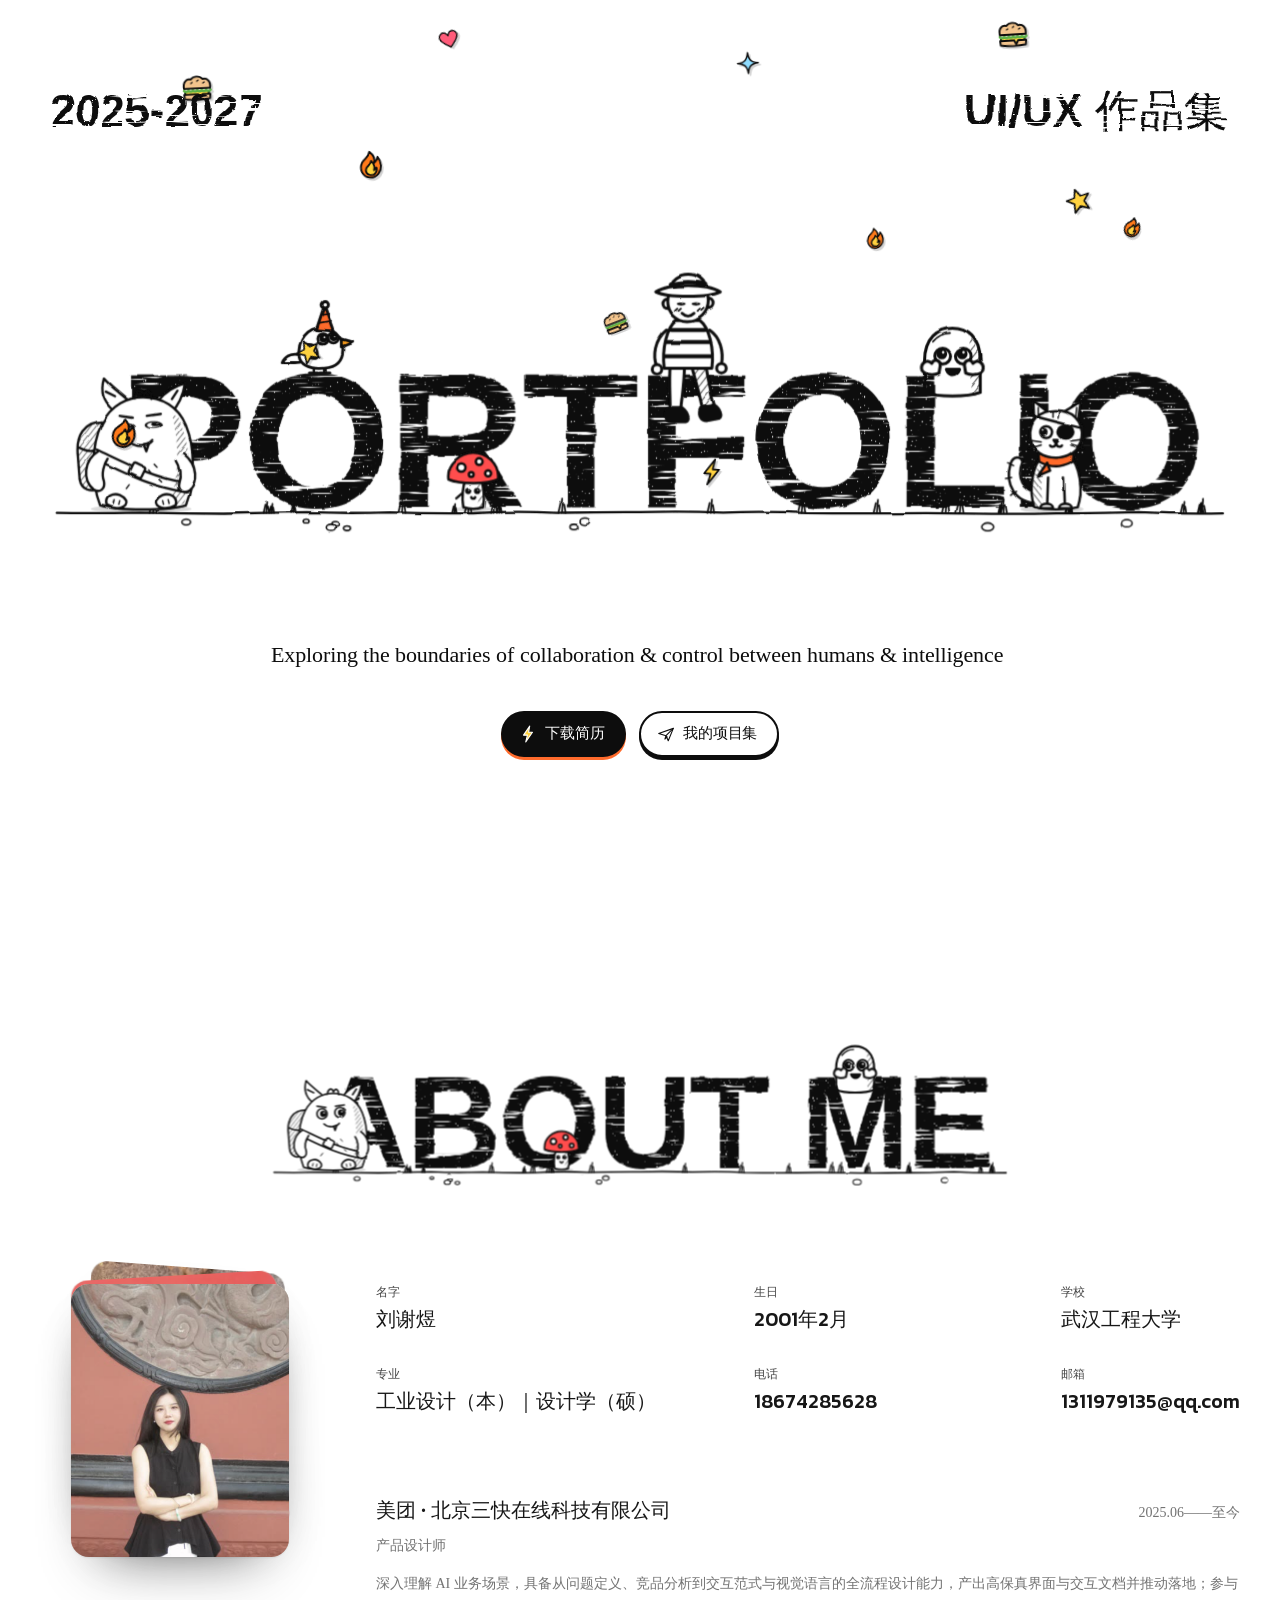
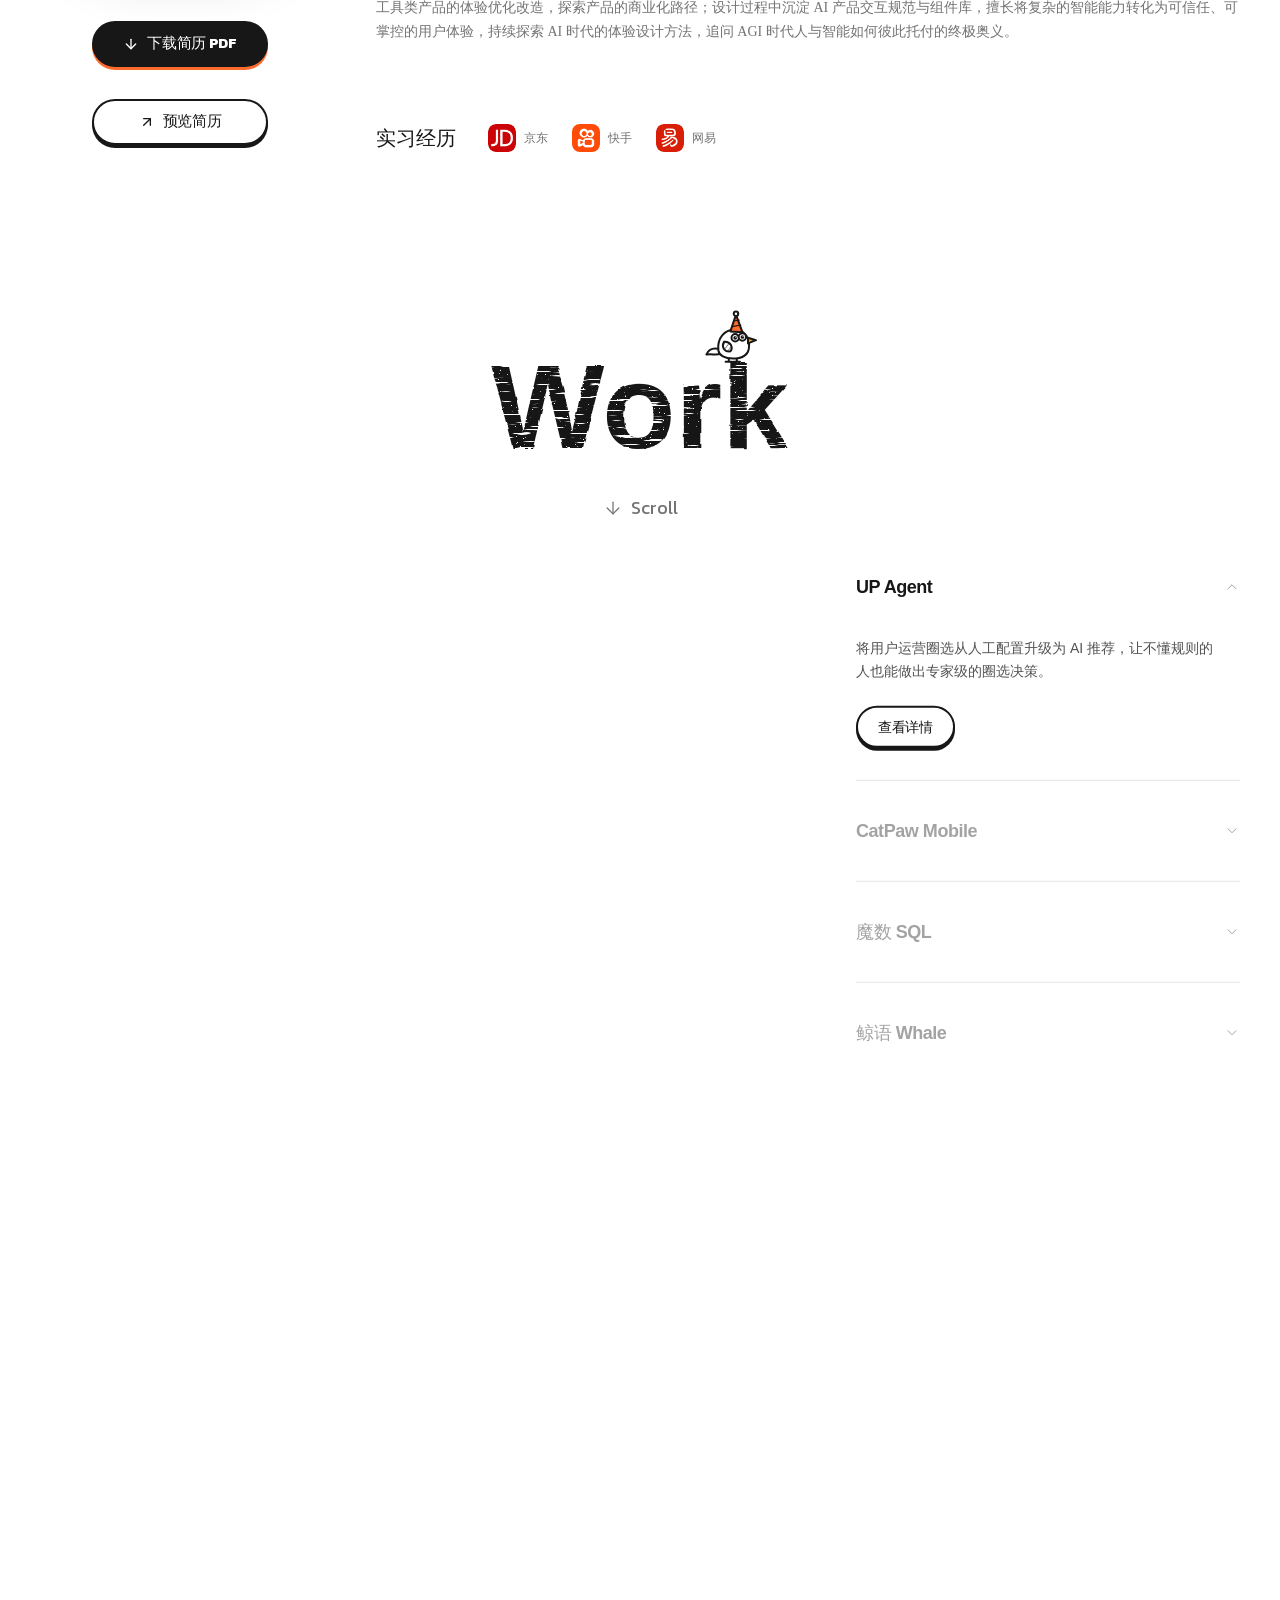
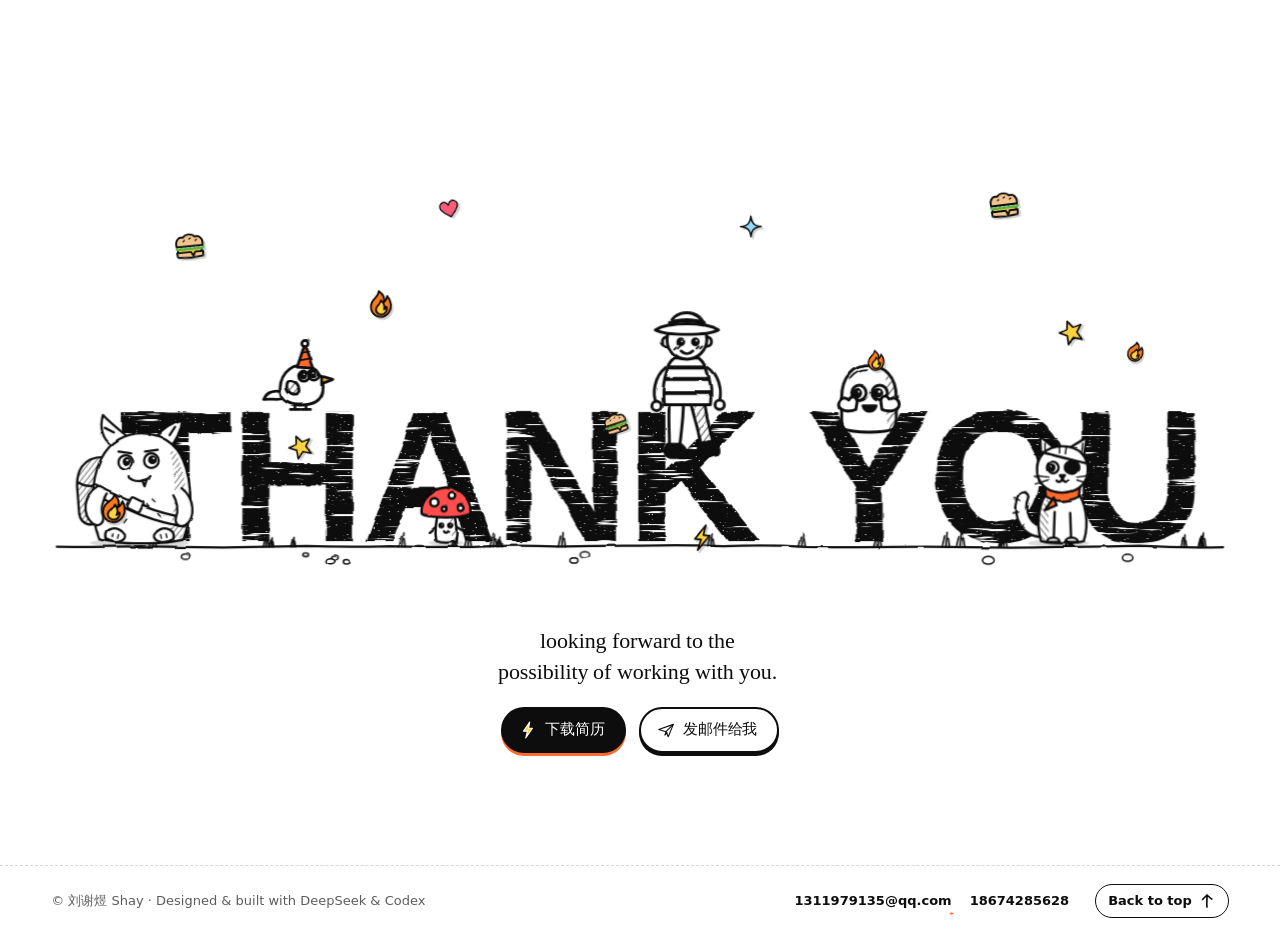
<file: index.html>
<!doctype html>
<html lang="zh-CN">
  <head>
    <meta charset="UTF-8" />
    <meta name="viewport" content="width=device-width, initial-scale=1.0" />
    <meta name="description" content="刘谢煜的个人作品集 — 产品/交互设计，the collision of thinking and aesthetic." />
    <link rel="icon" type="image/svg+xml" href="/logo.svg" />
    <title>刘谢煜 · Portfolio</title>
    <script type="module" crossorigin src="/assets/index-6O7xo4Qu.js"></script>
    <link rel="stylesheet" crossorigin href="/assets/index-BsX2udw4.css">
  </head>
  <body>
    <div id="root"></div>
  </body>
</html>
</file>
<file: assets/index-BsX2udw4.css>
*,:before,:after{--tw-border-spacing-x: 0;--tw-border-spacing-y: 0;--tw-translate-x: 0;--tw-translate-y: 0;--tw-rotate: 0;--tw-skew-x: 0;--tw-skew-y: 0;--tw-scale-x: 1;--tw-scale-y: 1;--tw-pan-x: ;--tw-pan-y: ;--tw-pinch-zoom: ;--tw-scroll-snap-strictness: proximity;--tw-gradient-from-position: ;--tw-gradient-via-position: ;--tw-gradient-to-position: ;--tw-ordinal: ;--tw-slashed-zero: ;--tw-numeric-figure: ;--tw-numeric-spacing: ;--tw-numeric-fraction: ;--tw-ring-inset: ;--tw-ring-offset-width: 0px;--tw-ring-offset-color: #fff;--tw-ring-color: rgb(59 130 246 / .5);--tw-ring-offset-shadow: 0 0 #0000;--tw-ring-shadow: 0 0 #0000;--tw-shadow: 0 0 #0000;--tw-shadow-colored: 0 0 #0000;--tw-blur: ;--tw-brightness: ;--tw-contrast: ;--tw-grayscale: ;--tw-hue-rotate: ;--tw-invert: ;--tw-saturate: ;--tw-sepia: ;--tw-drop-shadow: ;--tw-backdrop-blur: ;--tw-backdrop-brightness: ;--tw-backdrop-contrast: ;--tw-backdrop-grayscale: ;--tw-backdrop-hue-rotate: ;--tw-backdrop-invert: ;--tw-backdrop-opacity: ;--tw-backdrop-saturate: ;--tw-backdrop-sepia: ;--tw-contain-size: ;--tw-contain-layout: ;--tw-contain-paint: ;--tw-contain-style: }::backdrop{--tw-border-spacing-x: 0;--tw-border-spacing-y: 0;--tw-translate-x: 0;--tw-translate-y: 0;--tw-rotate: 0;--tw-skew-x: 0;--tw-skew-y: 0;--tw-scale-x: 1;--tw-scale-y: 1;--tw-pan-x: ;--tw-pan-y: ;--tw-pinch-zoom: ;--tw-scroll-snap-strictness: proximity;--tw-gradient-from-position: ;--tw-gradient-via-position: ;--tw-gradient-to-position: ;--tw-ordinal: ;--tw-slashed-zero: ;--tw-numeric-figure: ;--tw-numeric-spacing: ;--tw-numeric-fraction: ;--tw-ring-inset: ;--tw-ring-offset-width: 0px;--tw-ring-offset-color: #fff;--tw-ring-color: rgb(59 130 246 / .5);--tw-ring-offset-shadow: 0 0 #0000;--tw-ring-shadow: 0 0 #0000;--tw-shadow: 0 0 #0000;--tw-shadow-colored: 0 0 #0000;--tw-blur: ;--tw-brightness: ;--tw-contrast: ;--tw-grayscale: ;--tw-hue-rotate: ;--tw-invert: ;--tw-saturate: ;--tw-sepia: ;--tw-drop-shadow: ;--tw-backdrop-blur: ;--tw-backdrop-brightness: ;--tw-backdrop-contrast: ;--tw-backdrop-grayscale: ;--tw-backdrop-hue-rotate: ;--tw-backdrop-invert: ;--tw-backdrop-opacity: ;--tw-backdrop-saturate: ;--tw-backdrop-sepia: ;--tw-contain-size: ;--tw-contain-layout: ;--tw-contain-paint: ;--tw-contain-style: }*,:before,:after{box-sizing:border-box;border-width:0;border-style:solid;border-color:#e5e7eb}:before,:after{--tw-content: ""}html,:host{line-height:1.5;-webkit-text-size-adjust:100%;-moz-tab-size:4;-o-tab-size:4;tab-size:4;font-family:ui-sans-serif,system-ui,sans-serif,"Apple Color Emoji","Segoe UI Emoji",Segoe UI Symbol,"Noto Color Emoji";font-feature-settings:normal;font-variation-settings:normal;-webkit-tap-highlight-color:transparent}body{margin:0;line-height:inherit}hr{height:0;color:inherit;border-top-width:1px}abbr:where([title]){-webkit-text-decoration:underline dotted;text-decoration:underline dotted}h1,h2,h3,h4,h5,h6{font-size:inherit;font-weight:inherit}a{color:inherit;text-decoration:inherit}b,strong{font-weight:bolder}code,kbd,samp,pre{font-family:ui-monospace,SFMono-Regular,Menlo,Monaco,Consolas,Liberation Mono,Courier New,monospace;font-feature-settings:normal;font-variation-settings:normal;font-size:1em}small{font-size:80%}sub,sup{font-size:75%;line-height:0;position:relative;vertical-align:baseline}sub{bottom:-.25em}sup{top:-.5em}table{text-indent:0;border-color:inherit;border-collapse:collapse}button,input,optgroup,select,textarea{font-family:inherit;font-feature-settings:inherit;font-variation-settings:inherit;font-size:100%;font-weight:inherit;line-height:inherit;letter-spacing:inherit;color:inherit;margin:0;padding:0}button,select{text-transform:none}button,input:where([type=button]),input:where([type=reset]),input:where([type=submit]){-webkit-appearance:button;background-color:transparent;background-image:none}:-moz-focusring{outline:auto}:-moz-ui-invalid{box-shadow:none}progress{vertical-align:baseline}::-webkit-inner-spin-button,::-webkit-outer-spin-button{height:auto}[type=search]{-webkit-appearance:textfield;outline-offset:-2px}::-webkit-search-decoration{-webkit-appearance:none}::-webkit-file-upload-button{-webkit-appearance:button;font:inherit}summary{display:list-item}blockquote,dl,dd,h1,h2,h3,h4,h5,h6,hr,figure,p,pre{margin:0}fieldset{margin:0;padding:0}legend{padding:0}ol,ul,menu{list-style:none;margin:0;padding:0}dialog{padding:0}textarea{resize:vertical}input::-moz-placeholder,textarea::-moz-placeholder{opacity:1;color:#9ca3af}input::placeholder,textarea::placeholder{opacity:1;color:#9ca3af}button,[role=button]{cursor:pointer}:disabled{cursor:default}img,svg,video,canvas,audio,iframe,embed,object{display:block;vertical-align:middle}img,video{max-width:100%;height:auto}[hidden]:where(:not([hidden=until-found])){display:none}.container{width:100%}@media (min-width: 640px){.container{max-width:640px}}@media (min-width: 768px){.container{max-width:768px}}@media (min-width: 1024px){.container{max-width:1024px}}@media (min-width: 1280px){.container{max-width:1280px}}@media (min-width: 1536px){.container{max-width:1536px}}.sr-only{position:absolute;width:1px;height:1px;padding:0;margin:-1px;overflow:hidden;clip:rect(0,0,0,0);white-space:nowrap;border-width:0}.pointer-events-none{pointer-events:none}.pointer-events-auto{pointer-events:auto}.visible{visibility:visible}.fixed{position:fixed}.absolute{position:absolute}.relative{position:relative}.sticky{position:sticky}.inset-0{top:0;right:0;bottom:0;left:0}.inset-x-0{left:0;right:0}.left-0{left:0}.left-1\/2{left:50%}.right-4{right:1rem}.top-0{top:0}.top-1\/2{top:50%}.top-4{top:1rem}.top-\[7vh\]{top:7vh}.isolate{isolation:isolate}.z-10{z-index:10}.z-20{z-index:20}.z-30{z-index:30}.z-40{z-index:40}.z-\[100\]{z-index:100}.m-0{margin:0}.mx-auto{margin-left:auto;margin-right:auto}.ml-auto{margin-left:auto}.mt-1{margin-top:.25rem}.mt-20{margin-top:5rem}.mt-24{margin-top:6rem}.mt-3{margin-top:.75rem}.mt-4{margin-top:1rem}.mt-5{margin-top:1.25rem}.mt-6{margin-top:1.5rem}.mt-auto{margin-top:auto}.block{display:block}.inline-block{display:inline-block}.inline{display:inline}.flex{display:flex}.inline-flex{display:inline-flex}.grid{display:grid}.contents{display:contents}.hidden{display:none}.aspect-video{aspect-ratio:16 / 9}.h-4{height:1rem}.h-5{height:1.25rem}.h-7{height:1.75rem}.h-8{height:2rem}.h-\[42px\]{height:42px}.h-\[46px\]{height:46px}.h-full{height:100%}.h-screen{height:100vh}.min-h-screen{min-height:100vh}.w-4{width:1rem}.w-44{width:11rem}.w-48{width:12rem}.w-5{width:1.25rem}.w-7{width:1.75rem}.w-8{width:2rem}.w-\[240px\]{width:240px}.w-\[320px\]{width:320px}.w-\[80\%\]{width:80%}.w-\[min\(320px\,44vw\)\]{width:min(320px,44vw)}.w-\[min\(320px\,86vw\)\]{width:min(320px,86vw)}.w-\[min\(440px\,30vw\)\]{width:min(440px,30vw)}.w-\[min\(740px\,84vw\)\]{width:min(740px,84vw)}.w-full{width:100%}.min-w-0{min-width:0px}.max-w-7xl{max-width:80rem}.max-w-\[1200px\]{max-width:1200px}.max-w-\[160px\]{max-width:160px}.shrink-0{flex-shrink:0}.-translate-x-1\/2{--tw-translate-x: -50%;transform:translate(var(--tw-translate-x),var(--tw-translate-y)) rotate(var(--tw-rotate)) skew(var(--tw-skew-x)) skewY(var(--tw-skew-y)) scaleX(var(--tw-scale-x)) scaleY(var(--tw-scale-y))}.-translate-y-1\/2{--tw-translate-y: -50%;transform:translate(var(--tw-translate-x),var(--tw-translate-y)) rotate(var(--tw-rotate)) skew(var(--tw-skew-x)) skewY(var(--tw-skew-y)) scaleX(var(--tw-scale-x)) scaleY(var(--tw-scale-y))}.-translate-y-2{--tw-translate-y: -.5rem;transform:translate(var(--tw-translate-x),var(--tw-translate-y)) rotate(var(--tw-rotate)) skew(var(--tw-skew-x)) skewY(var(--tw-skew-y)) scaleX(var(--tw-scale-x)) scaleY(var(--tw-scale-y))}.-translate-y-8{--tw-translate-y: -2rem;transform:translate(var(--tw-translate-x),var(--tw-translate-y)) rotate(var(--tw-rotate)) skew(var(--tw-skew-x)) skewY(var(--tw-skew-y)) scaleX(var(--tw-scale-x)) scaleY(var(--tw-scale-y))}.rotate-180{--tw-rotate: 180deg;transform:translate(var(--tw-translate-x),var(--tw-translate-y)) rotate(var(--tw-rotate)) skew(var(--tw-skew-x)) skewY(var(--tw-skew-y)) scaleX(var(--tw-scale-x)) scaleY(var(--tw-scale-y))}.scale-100{--tw-scale-x: 1;--tw-scale-y: 1;transform:translate(var(--tw-translate-x),var(--tw-translate-y)) rotate(var(--tw-rotate)) skew(var(--tw-skew-x)) skewY(var(--tw-skew-y)) scaleX(var(--tw-scale-x)) scaleY(var(--tw-scale-y))}.scale-105{--tw-scale-x: 1.05;--tw-scale-y: 1.05;transform:translate(var(--tw-translate-x),var(--tw-translate-y)) rotate(var(--tw-rotate)) skew(var(--tw-skew-x)) skewY(var(--tw-skew-y)) scaleX(var(--tw-scale-x)) scaleY(var(--tw-scale-y))}.scale-125{--tw-scale-x: 1.25;--tw-scale-y: 1.25;transform:translate(var(--tw-translate-x),var(--tw-translate-y)) rotate(var(--tw-rotate)) skew(var(--tw-skew-x)) skewY(var(--tw-skew-y)) scaleX(var(--tw-scale-x)) scaleY(var(--tw-scale-y))}.transform{transform:translate(var(--tw-translate-x),var(--tw-translate-y)) rotate(var(--tw-rotate)) skew(var(--tw-skew-x)) skewY(var(--tw-skew-y)) scaleX(var(--tw-scale-x)) scaleY(var(--tw-scale-y))}.cursor-pointer{cursor:pointer}.select-none{-webkit-user-select:none;-moz-user-select:none;user-select:none}.resize{resize:both}.list-none{list-style-type:none}.grid-cols-2{grid-template-columns:repeat(2,minmax(0,1fr))}.grid-rows-\[0fr\]{grid-template-rows:0fr}.grid-rows-\[1fr\]{grid-template-rows:1fr}.flex-col{flex-direction:column}.flex-wrap{flex-wrap:wrap}.place-items-center{place-items:center}.items-end{align-items:flex-end}.items-center{align-items:center}.items-baseline{align-items:baseline}.justify-start{justify-content:flex-start}.justify-center{justify-content:center}.justify-between{justify-content:space-between}.gap-1{gap:.25rem}.gap-14{gap:3.5rem}.gap-16{gap:4rem}.gap-2{gap:.5rem}.gap-3{gap:.75rem}.gap-4{gap:1rem}.gap-6{gap:1.5rem}.gap-8{gap:2rem}.gap-x-6{-moz-column-gap:1.5rem;column-gap:1.5rem}.gap-x-8{-moz-column-gap:2rem;column-gap:2rem}.gap-y-2{row-gap:.5rem}.gap-y-4{row-gap:1rem}.gap-y-8{row-gap:2rem}.overflow-hidden{overflow:hidden}.whitespace-nowrap{white-space:nowrap}.whitespace-pre{white-space:pre}.rounded-2xl{border-radius:1rem}.rounded-3xl{border-radius:1.5rem}.rounded-\[8px\]{border-radius:8px}.rounded-full{border-radius:9999px}.rounded-xl{border-radius:.75rem}.border{border-width:1px}.border-2{border-width:2px}.border-b{border-bottom-width:1px}.border-\[\#35224A\]{--tw-border-opacity: 1;border-color:rgb(53 34 74 / var(--tw-border-opacity, 1))}.border-\[\#7C3AED\]{--tw-border-opacity: 1;border-color:rgb(124 58 237 / var(--tw-border-opacity, 1))}.border-\[\#7C3AED\]\/15{border-color:#7c3aed26}.border-black{--tw-border-opacity: 1;border-color:rgb(0 0 0 / var(--tw-border-opacity, 1))}.border-black\/\[0\.08\]{border-color:#00000014}.border-neutral-200{--tw-border-opacity: 1;border-color:rgb(229 229 229 / var(--tw-border-opacity, 1))}.border-neutral-900{--tw-border-opacity: 1;border-color:rgb(23 23 23 / var(--tw-border-opacity, 1))}.bg-\[\#35224A\]\/20{background-color:#35224a33}.bg-neutral-900{--tw-bg-opacity: 1;background-color:rgb(23 23 23 / var(--tw-bg-opacity, 1))}.bg-white{--tw-bg-opacity: 1;background-color:rgb(255 255 255 / var(--tw-bg-opacity, 1))}.bg-white\/90{background-color:#ffffffe6}.object-contain{-o-object-fit:contain;object-fit:contain}.object-cover{-o-object-fit:cover;object-fit:cover}.p-0{padding:0}.p-6{padding:1.5rem}.p-8{padding:2rem}.px-4{padding-left:1rem;padding-right:1rem}.px-5{padding-left:1.25rem;padding-right:1.25rem}.px-6{padding-left:1.5rem;padding-right:1.5rem}.px-8{padding-left:2rem;padding-right:2rem}.px-\[24px\]{padding-left:24px;padding-right:24px}.py-1\.5{padding-top:.375rem;padding-bottom:.375rem}.py-10{padding-top:2.5rem;padding-bottom:2.5rem}.py-2{padding-top:.5rem;padding-bottom:.5rem}.py-20{padding-top:5rem;padding-bottom:5rem}.py-3{padding-top:.75rem;padding-bottom:.75rem}.py-4{padding-top:1rem;padding-bottom:1rem}.py-9{padding-top:2.25rem;padding-bottom:2.25rem}.pb-6{padding-bottom:1.5rem}.pb-7{padding-bottom:1.75rem}.pb-8{padding-bottom:2rem}.pr-6{padding-right:1.5rem}.pt-6{padding-top:1.5rem}.text-left{text-align:left}.text-center{text-align:center}.text-right{text-align:right}.font-\[\'PingFang_SC\'\]{font-family:PingFang SC}.font-kanit{font-family:Kanit,sans-serif}.text-\[12px\]{font-size:12px}.text-\[14\.5px\]{font-size:14.5px}.text-\[14px\]{font-size:14px}.text-\[14vw\]{font-size:14vw}.text-\[20px\]{font-size:20px}.text-lg{font-size:1.125rem;line-height:1.75rem}.text-sm{font-size:.875rem;line-height:1.25rem}.text-xl{font-size:1.25rem;line-height:1.75rem}.text-xs{font-size:.75rem;line-height:1rem}.font-black{font-weight:900}.font-bold{font-weight:700}.font-light{font-weight:300}.font-medium{font-weight:500}.font-normal{font-weight:400}.font-semibold{font-weight:600}.uppercase{text-transform:uppercase}.leading-5{line-height:1.25rem}.leading-6{line-height:1.5rem}.leading-7{line-height:1.75rem}.leading-none{line-height:1}.leading-relaxed{line-height:1.625}.leading-snug{line-height:1.375}.tracking-\[0\.2em\]{letter-spacing:.2em}.tracking-normal{letter-spacing:0em}.tracking-tight{letter-spacing:-.025em}.tracking-wide{letter-spacing:.025em}.tracking-wider{letter-spacing:.05em}.tracking-widest{letter-spacing:.1em}.text-\[\#312E81\]{--tw-text-opacity: 1;color:rgb(49 46 129 / var(--tw-text-opacity, 1))}.text-\[\#35224A\]{--tw-text-opacity: 1;color:rgb(53 34 74 / var(--tw-text-opacity, 1))}.text-\[\#57457A\]{--tw-text-opacity: 1;color:rgb(87 69 122 / var(--tw-text-opacity, 1))}.text-\[\#7C3AED\]{--tw-text-opacity: 1;color:rgb(124 58 237 / var(--tw-text-opacity, 1))}.text-black{--tw-text-opacity: 1;color:rgb(0 0 0 / var(--tw-text-opacity, 1))}.text-neutral-400{--tw-text-opacity: 1;color:rgb(163 163 163 / var(--tw-text-opacity, 1))}.text-neutral-500{--tw-text-opacity: 1;color:rgb(115 115 115 / var(--tw-text-opacity, 1))}.text-neutral-600{--tw-text-opacity: 1;color:rgb(82 82 82 / var(--tw-text-opacity, 1))}.text-neutral-900{--tw-text-opacity: 1;color:rgb(23 23 23 / var(--tw-text-opacity, 1))}.text-neutral-900\/80{color:#171717cc}.text-white{--tw-text-opacity: 1;color:rgb(255 255 255 / var(--tw-text-opacity, 1))}.underline{text-decoration-line:underline}.antialiased{-webkit-font-smoothing:antialiased;-moz-osx-font-smoothing:grayscale}.opacity-0{opacity:0}.opacity-100{opacity:1}.opacity-40{opacity:.4}.opacity-50{opacity:.5}.shadow-2xl{--tw-shadow: 0 25px 50px -12px rgb(0 0 0 / .25);--tw-shadow-colored: 0 25px 50px -12px var(--tw-shadow-color);box-shadow:var(--tw-ring-offset-shadow, 0 0 #0000),var(--tw-ring-shadow, 0 0 #0000),var(--tw-shadow)}.shadow-\[0_3px_0_\#171717\]{--tw-shadow: 0 3px 0 #171717;--tw-shadow-colored: 0 3px 0 var(--tw-shadow-color);box-shadow:var(--tw-ring-offset-shadow, 0 0 #0000),var(--tw-ring-shadow, 0 0 #0000),var(--tw-shadow)}.shadow-\[0_3px_0_\#ff6b2c\]{--tw-shadow: 0 3px 0 #ff6b2c;--tw-shadow-colored: 0 3px 0 var(--tw-shadow-color);box-shadow:var(--tw-ring-offset-shadow, 0 0 #0000),var(--tw-ring-shadow, 0 0 #0000),var(--tw-shadow)}.shadow-lg{--tw-shadow: 0 10px 15px -3px rgb(0 0 0 / .1), 0 4px 6px -4px rgb(0 0 0 / .1);--tw-shadow-colored: 0 10px 15px -3px var(--tw-shadow-color), 0 4px 6px -4px var(--tw-shadow-color);box-shadow:var(--tw-ring-offset-shadow, 0 0 #0000),var(--tw-ring-shadow, 0 0 #0000),var(--tw-shadow)}.shadow-black\/\[0\.025\]{--tw-shadow-color: rgb(0 0 0 / .025);--tw-shadow: var(--tw-shadow-colored)}.outline-none{outline:2px solid transparent;outline-offset:2px}.outline{outline-style:solid}.blur{--tw-blur: blur(8px);filter:var(--tw-blur) var(--tw-brightness) var(--tw-contrast) var(--tw-grayscale) var(--tw-hue-rotate) var(--tw-invert) var(--tw-saturate) var(--tw-sepia) var(--tw-drop-shadow)}.blur-0{--tw-blur: blur(0);filter:var(--tw-blur) var(--tw-brightness) var(--tw-contrast) var(--tw-grayscale) var(--tw-hue-rotate) var(--tw-invert) var(--tw-saturate) var(--tw-sepia) var(--tw-drop-shadow)}.blur-\[2px\]{--tw-blur: blur(2px);filter:var(--tw-blur) var(--tw-brightness) var(--tw-contrast) var(--tw-grayscale) var(--tw-hue-rotate) var(--tw-invert) var(--tw-saturate) var(--tw-sepia) var(--tw-drop-shadow)}.grayscale{--tw-grayscale: grayscale(100%);filter:var(--tw-blur) var(--tw-brightness) var(--tw-contrast) var(--tw-grayscale) var(--tw-hue-rotate) var(--tw-invert) var(--tw-saturate) var(--tw-sepia) var(--tw-drop-shadow)}.filter{filter:var(--tw-blur) var(--tw-brightness) var(--tw-contrast) var(--tw-grayscale) var(--tw-hue-rotate) var(--tw-invert) var(--tw-saturate) var(--tw-sepia) var(--tw-drop-shadow)}.backdrop-blur-md{--tw-backdrop-blur: blur(12px);-webkit-backdrop-filter:var(--tw-backdrop-blur) var(--tw-backdrop-brightness) var(--tw-backdrop-contrast) var(--tw-backdrop-grayscale) var(--tw-backdrop-hue-rotate) var(--tw-backdrop-invert) var(--tw-backdrop-opacity) var(--tw-backdrop-saturate) var(--tw-backdrop-sepia);backdrop-filter:var(--tw-backdrop-blur) var(--tw-backdrop-brightness) var(--tw-backdrop-contrast) var(--tw-backdrop-grayscale) var(--tw-backdrop-hue-rotate) var(--tw-backdrop-invert) var(--tw-backdrop-opacity) var(--tw-backdrop-saturate) var(--tw-backdrop-sepia)}.backdrop-blur-sm{--tw-backdrop-blur: blur(4px);-webkit-backdrop-filter:var(--tw-backdrop-blur) var(--tw-backdrop-brightness) var(--tw-backdrop-contrast) var(--tw-backdrop-grayscale) var(--tw-backdrop-hue-rotate) var(--tw-backdrop-invert) var(--tw-backdrop-opacity) var(--tw-backdrop-saturate) var(--tw-backdrop-sepia);backdrop-filter:var(--tw-backdrop-blur) var(--tw-backdrop-brightness) var(--tw-backdrop-contrast) var(--tw-backdrop-grayscale) var(--tw-backdrop-hue-rotate) var(--tw-backdrop-invert) var(--tw-backdrop-opacity) var(--tw-backdrop-saturate) var(--tw-backdrop-sepia)}.backdrop-filter{-webkit-backdrop-filter:var(--tw-backdrop-blur) var(--tw-backdrop-brightness) var(--tw-backdrop-contrast) var(--tw-backdrop-grayscale) var(--tw-backdrop-hue-rotate) var(--tw-backdrop-invert) var(--tw-backdrop-opacity) var(--tw-backdrop-saturate) var(--tw-backdrop-sepia);backdrop-filter:var(--tw-backdrop-blur) var(--tw-backdrop-brightness) var(--tw-backdrop-contrast) var(--tw-backdrop-grayscale) var(--tw-backdrop-hue-rotate) var(--tw-backdrop-invert) var(--tw-backdrop-opacity) var(--tw-backdrop-saturate) var(--tw-backdrop-sepia)}.transition{transition-property:color,background-color,border-color,text-decoration-color,fill,stroke,opacity,box-shadow,transform,filter,backdrop-filter;transition-timing-function:cubic-bezier(.4,0,.2,1);transition-duration:.15s}.transition-all{transition-property:all;transition-timing-function:cubic-bezier(.4,0,.2,1);transition-duration:.15s}.transition-colors{transition-property:color,background-color,border-color,text-decoration-color,fill,stroke;transition-timing-function:cubic-bezier(.4,0,.2,1);transition-duration:.15s}.transition-opacity{transition-property:opacity;transition-timing-function:cubic-bezier(.4,0,.2,1);transition-duration:.15s}.transition-shadow{transition-property:box-shadow;transition-timing-function:cubic-bezier(.4,0,.2,1);transition-duration:.15s}.transition-transform{transition-property:transform;transition-timing-function:cubic-bezier(.4,0,.2,1);transition-duration:.15s}.duration-150{transition-duration:.15s}.duration-200{transition-duration:.2s}.duration-300{transition-duration:.3s}.duration-500{transition-duration:.5s}.ease-in-out{transition-timing-function:cubic-bezier(.4,0,.2,1)}.ease-out{transition-timing-function:cubic-bezier(0,0,.2,1)}.will-change-transform{will-change:transform}.hero-heading{background:linear-gradient(180deg,#8b5cf6,#35224a);-webkit-background-clip:text;background-clip:text;-webkit-text-fill-color:transparent}@font-face{font-family:Pacifico;src:url(/fonts/Pacifico-Regular.woff2) format("woff2");font-weight:400;font-style:normal;font-display:swap}@font-face{font-family:DM Sans;src:url(/fonts/DMSans-Regular.woff2) format("woff2");font-weight:400;font-style:normal;font-display:swap}@font-face{font-family:Epilogue;src:url(/fonts/Epilogue-Black.woff2) format("woff2");font-weight:900;font-style:normal;font-display:swap}@font-face{font-family:Kanit;src:url(/fonts/Kanit-300.woff2) format("woff2");font-weight:300;font-style:normal;font-display:swap}@font-face{font-family:Kanit;src:url(/fonts/Kanit-400.woff2) format("woff2");font-weight:400;font-style:normal;font-display:swap}@font-face{font-family:Kanit;src:url(/fonts/Kanit-500.woff2) format("woff2");font-weight:500;font-style:normal;font-display:swap}@font-face{font-family:Kanit;src:url(/fonts/Kanit-600.woff2) format("woff2");font-weight:600;font-style:normal;font-display:swap}@font-face{font-family:Kanit;src:url(/fonts/Kanit-700.woff2) format("woff2");font-weight:700;font-style:normal;font-display:swap}@font-face{font-family:Kanit;src:url(/fonts/Kanit-800.woff2) format("woff2");font-weight:800;font-style:normal;font-display:swap}@font-face{font-family:Kanit;src:url(/fonts/Kanit-900.woff2) format("woff2");font-weight:900;font-style:normal;font-display:swap}:root{--background:#ffffff;--foreground:#080909;font-family:DM Sans,Arial,sans-serif;font-weight:400;color:var(--foreground);background:var(--background);font-synthesis:none}*{box-sizing:border-box}body{margin:0;min-height:100vh}a{color:inherit;text-decoration:none}a:focus-visible{outline:2px solid currentColor;outline-offset:6px}.footer{position:relative;min-height:100vh;padding-top:6.54vw}.jobs{margin-left:8.65vw;width:25vw}.tag{display:inline-flex;align-items:center;border-radius:100px;background:#f7f8fa;padding:.39vw .61vw;font-size:.88vw;line-height:1.2;height:1.9vw;white-space:nowrap}.headline{font-family:Epilogue,Arial,sans-serif;font-weight:900;font-size:1.66vw;line-height:1.2;letter-spacing:0}.job-title{display:block;margin-top:1.45vw}.footer-nav{display:flex;flex-direction:column;align-items:flex-start;gap:.93vw;margin-top:1.3vw;font-size:1.075vw;line-height:1.35}.footer-nav a{color:inherit;text-decoration:none;cursor:pointer;transition:opacity .2s ease}.footer-nav a:hover{opacity:.55}@media (prefers-reduced-motion: no-preference){html{scroll-behavior:smooth}}.logo{position:absolute;left:40.33vw;top:7.7vw;width:17vw}.logo svg{display:block;width:100%;height:auto}.contact{position:absolute;left:74.3vw;top:6.54vw}.contact-links{display:flex;flex-direction:column;align-items:flex-start;margin-top:1.45vw;white-space:nowrap}.note{margin:1.05vw 0 0;font-size:.733vw;line-height:1.4;white-space:nowrap}.socials{display:flex;align-items:center;gap:1.43vw;margin-top:1.61vw}.socials span,.socials a,.socials button{display:block;width:1.71vw;height:1.71vw;color:inherit}.socials button{background:none;border:0;padding:0;cursor:pointer;transition:opacity .2s ease}.socials button:hover{opacity:.55}.socials img{display:block;width:100%;height:100%}.socials a{transition:opacity .2s ease}.socials a:hover{opacity:.55}.footer{isolation:isolate;overflow:hidden}.footer-background{position:absolute;top:0;right:0;bottom:0;left:0;z-index:-1;pointer-events:none}.footer-background video{position:absolute;top:0;right:0;bottom:0;left:0;display:block;width:100%;height:100%;-o-object-fit:cover;object-fit:cover;-o-object-position:center;object-position:center}.footer--hero:after{content:"";position:absolute;left:0;right:0;bottom:0;height:26vh;background:linear-gradient(to bottom,#fff0,#fff);pointer-events:none;z-index:0}@media (max-width:700px){:root{--background:#ffffff;background:var(--background)}body{background:var(--background)}.footer{display:flex;flex-direction:column;gap:36px;min-height:100svh;padding:40px 24px 0;background:var(--background)}.logo{position:static;order:0;align-self:flex-start;width:210px;max-width:75%;margin-bottom:4px}.jobs{order:1;margin:0;width:100%}.tag{height:30px;padding:6px 11px;font-size:14px}.headline{font-size:clamp(22px,6.3vw,30px);line-height:1.25}.job-title,.contact-links{margin-top:19px}.footer-nav{display:grid;grid-template-columns:1fr 1fr;gap:0 24px;margin-top:20px;font-size:17px;line-height:1.4}.footer-nav span,.footer-nav a{display:flex;align-items:center;min-height:44px}.contact{position:static;order:2;width:100%}.contact-links{gap:4px;white-space:normal}.note{max-width:34ch;margin:16px 0 0;font-size:14px;line-height:1.5;white-space:normal}.socials{gap:18px;margin-top:20px}.socials span,.socials a,.socials button{display:flex;align-items:center;justify-content:center;width:44px;height:44px}.socials img{width:30px;height:30px}.socials span:first-child{margin-left:-7px}.footer-background{position:relative;inset:auto;order:3;z-index:auto;flex:none;align-self:center;width:calc(100% + 48px);aspect-ratio:4/3;margin-top:-16px}.footer-background video{position:absolute;top:0;right:0;bottom:0;left:0;width:100%;height:100%;-o-object-fit:cover;object-fit:cover;-o-object-position:center;object-position:center}.footer--hero:after{height:140px}}.dcf-hero .dcf-world{justify-content:center;padding-bottom:clamp(22px,4vw,48px);padding-top:clamp(140px,22vh,260px)}.dcf-hero .dcf-world{max-width:1632px}.dcf-hero .dcf-cta{padding-top:clamp(56px,9vh,110px);gap:40px}.dcf-hero .dcf-corner{top:clamp(56px,10vh,120px)}@media (min-width:900px){.dcf-hero .dcf-tagline{max-width:none;white-space:nowrap}}@keyframes panel-fade{0%{opacity:0;transform:translateY(14px)}to{opacity:1;transform:translateY(0)}}.panel-fade{animation:panel-fade .45s cubic-bezier(.22,1,.36,1) both}.font-pingfang{font-family:-apple-system,BlinkMacSystemFont,PingFang SC,Helvetica Neue,Helvetica,Arial,sans-serif}@keyframes doodle-float{0%,to{transform:translateY(0) rotate(1.5deg)}50%{transform:translateY(-6px) rotate(-1.5deg)}}.doodle-float{animation:doodle-float 3.8s ease-in-out infinite}@keyframes doodle-sway{0%,to{transform:rotate(-1.8deg)}50%{transform:rotate(2deg)}}.doodle-sway{transform-origin:50% 100%;animation:doodle-sway 4s ease-in-out infinite}@media (prefers-reduced-motion:reduce){.doodle-float,.doodle-sway{animation:none}}.dcf-about .dcf-world{padding:0}.dcf-footer .dcf-cta{padding-bottom:calc(clamp(30px,4vw,48px) + 64px)}.last\:border-b-0:last-child{border-bottom-width:0px}.hover\:-translate-y-0\.5:hover{--tw-translate-y: -.125rem;transform:translate(var(--tw-translate-x),var(--tw-translate-y)) rotate(var(--tw-rotate)) skew(var(--tw-skew-x)) skewY(var(--tw-skew-y)) scaleX(var(--tw-scale-x)) scaleY(var(--tw-scale-y))}.hover\:rotate-\[-1\.2deg\]:hover{--tw-rotate: -1.2deg;transform:translate(var(--tw-translate-x),var(--tw-translate-y)) rotate(var(--tw-rotate)) skew(var(--tw-skew-x)) skewY(var(--tw-skew-y)) scaleX(var(--tw-scale-x)) scaleY(var(--tw-scale-y))}.hover\:scale-105:hover{--tw-scale-x: 1.05;--tw-scale-y: 1.05;transform:translate(var(--tw-translate-x),var(--tw-translate-y)) rotate(var(--tw-rotate)) skew(var(--tw-skew-x)) skewY(var(--tw-skew-y)) scaleX(var(--tw-scale-x)) scaleY(var(--tw-scale-y))}.hover\:bg-\[\#35224A\]\/5:hover{background-color:#35224a0d}.hover\:bg-\[\#7C3AED\]\/10:hover{background-color:#7c3aed1a}.hover\:bg-black\/5:hover{background-color:#0000000d}.hover\:text-\[\#35224A\]:hover{--tw-text-opacity: 1;color:rgb(53 34 74 / var(--tw-text-opacity, 1))}.hover\:text-neutral-700:hover{--tw-text-opacity: 1;color:rgb(64 64 64 / var(--tw-text-opacity, 1))}.hover\:opacity-70:hover{opacity:.7}.hover\:shadow-\[0_5px_0_\#171717\]:hover{--tw-shadow: 0 5px 0 #171717;--tw-shadow-colored: 0 5px 0 var(--tw-shadow-color);box-shadow:var(--tw-ring-offset-shadow, 0 0 #0000),var(--tw-ring-shadow, 0 0 #0000),var(--tw-shadow)}.hover\:shadow-\[0_5px_0_\#ff6b2c\]:hover{--tw-shadow: 0 5px 0 #ff6b2c;--tw-shadow-colored: 0 5px 0 var(--tw-shadow-color);box-shadow:var(--tw-ring-offset-shadow, 0 0 #0000),var(--tw-ring-shadow, 0 0 #0000),var(--tw-shadow)}.focus-visible\:ring-2:focus-visible{--tw-ring-offset-shadow: var(--tw-ring-inset) 0 0 0 var(--tw-ring-offset-width) var(--tw-ring-offset-color);--tw-ring-shadow: var(--tw-ring-inset) 0 0 0 calc(2px + var(--tw-ring-offset-width)) var(--tw-ring-color);box-shadow:var(--tw-ring-offset-shadow),var(--tw-ring-shadow),var(--tw-shadow, 0 0 #0000)}.focus-visible\:ring-blue-500:focus-visible{--tw-ring-opacity: 1;--tw-ring-color: rgb(59 130 246 / var(--tw-ring-opacity, 1))}.focus-visible\:ring-offset-2:focus-visible{--tw-ring-offset-width: 2px}.active\:translate-y-0:active{--tw-translate-y: 0px;transform:translate(var(--tw-translate-x),var(--tw-translate-y)) rotate(var(--tw-rotate)) skew(var(--tw-skew-x)) skewY(var(--tw-skew-y)) scaleX(var(--tw-scale-x)) scaleY(var(--tw-scale-y))}.active\:translate-y-0\.5:active{--tw-translate-y: .125rem;transform:translate(var(--tw-translate-x),var(--tw-translate-y)) rotate(var(--tw-rotate)) skew(var(--tw-skew-x)) skewY(var(--tw-skew-y)) scaleX(var(--tw-scale-x)) scaleY(var(--tw-scale-y))}.active\:shadow-\[0_1px_0_\#171717\]:active{--tw-shadow: 0 1px 0 #171717;--tw-shadow-colored: 0 1px 0 var(--tw-shadow-color);box-shadow:var(--tw-ring-offset-shadow, 0 0 #0000),var(--tw-ring-shadow, 0 0 #0000),var(--tw-shadow)}.active\:shadow-\[0_1px_0_\#ff6b2c\]:active{--tw-shadow: 0 1px 0 #ff6b2c;--tw-shadow-colored: 0 1px 0 var(--tw-shadow-color);box-shadow:var(--tw-ring-offset-shadow, 0 0 #0000),var(--tw-ring-shadow, 0 0 #0000),var(--tw-shadow)}.active\:shadow-\[0_2px_0_\#171717\]:active{--tw-shadow: 0 2px 0 #171717;--tw-shadow-colored: 0 2px 0 var(--tw-shadow-color);box-shadow:var(--tw-ring-offset-shadow, 0 0 #0000),var(--tw-ring-shadow, 0 0 #0000),var(--tw-shadow)}@media (min-width: 640px){.sm\:bottom-\[-2\%\]{bottom:-2%}.sm\:top-auto{top:auto}.sm\:mt-4{margin-top:1rem}.sm\:w-\[300px\]{width:300px}.sm\:w-\[440px\]{width:440px}.sm\:max-w-\[220px\]{max-width:220px}.sm\:translate-y-0{--tw-translate-y: 0px;transform:translate(var(--tw-translate-x),var(--tw-translate-y)) rotate(var(--tw-rotate)) skew(var(--tw-skew-x)) skewY(var(--tw-skew-y)) scaleX(var(--tw-scale-x)) scaleY(var(--tw-scale-y))}.sm\:grid-cols-3{grid-template-columns:repeat(3,minmax(0,1fr))}.sm\:px-10{padding-left:2.5rem;padding-right:2.5rem}.sm\:px-8{padding-left:2rem;padding-right:2rem}.sm\:py-24{padding-top:6rem;padding-bottom:6rem}.sm\:py-3\.5{padding-top:.875rem;padding-bottom:.875rem}.sm\:pb-8{padding-bottom:2rem}.sm\:text-\[15vw\]{font-size:15vw}.sm\:text-base{font-size:1rem;line-height:1.5rem}.sm\:text-sm{font-size:.875rem;line-height:1.25rem}}@media (min-width: 768px){.md\:bottom-\[-2\%\]{bottom:-2%}.md\:-mt-5{margin-top:-1.25rem}.md\:mt-20{margin-top:5rem}.md\:w-\[560px\]{width:560px}.md\:max-w-\[260px\]{max-width:260px}.md\:grid-cols-\[280px_1fr\]{grid-template-columns:280px 1fr}.md\:gap-10{gap:2.5rem}.md\:px-10{padding-left:2.5rem;padding-right:2.5rem}.md\:px-12{padding-left:3rem;padding-right:3rem}.md\:py-32{padding-top:8rem;padding-bottom:8rem}.md\:py-4{padding-top:1rem;padding-bottom:1rem}.md\:pb-10{padding-bottom:2.5rem}.md\:pt-8{padding-top:2rem}.md\:text-\[16vw\]{font-size:16vw}.md\:text-base{font-size:1rem;line-height:1.5rem}.md\:text-lg{font-size:1.125rem;line-height:1.75rem}}@media (min-width: 1024px){.lg\:bottom-\[-2\%\]{bottom:-2%}.lg\:block{display:block}.lg\:w-\[660px\]{width:660px}.lg\:grid-cols-\[1\.25fr_1fr_auto\]{grid-template-columns:1.25fr 1fr auto}.lg\:gap-14{gap:3.5rem}.lg\:text-\[1\.4rem\]{font-size:1.4rem}.lg\:text-\[17\.5vw\]{font-size:17.5vw}}
</file>
